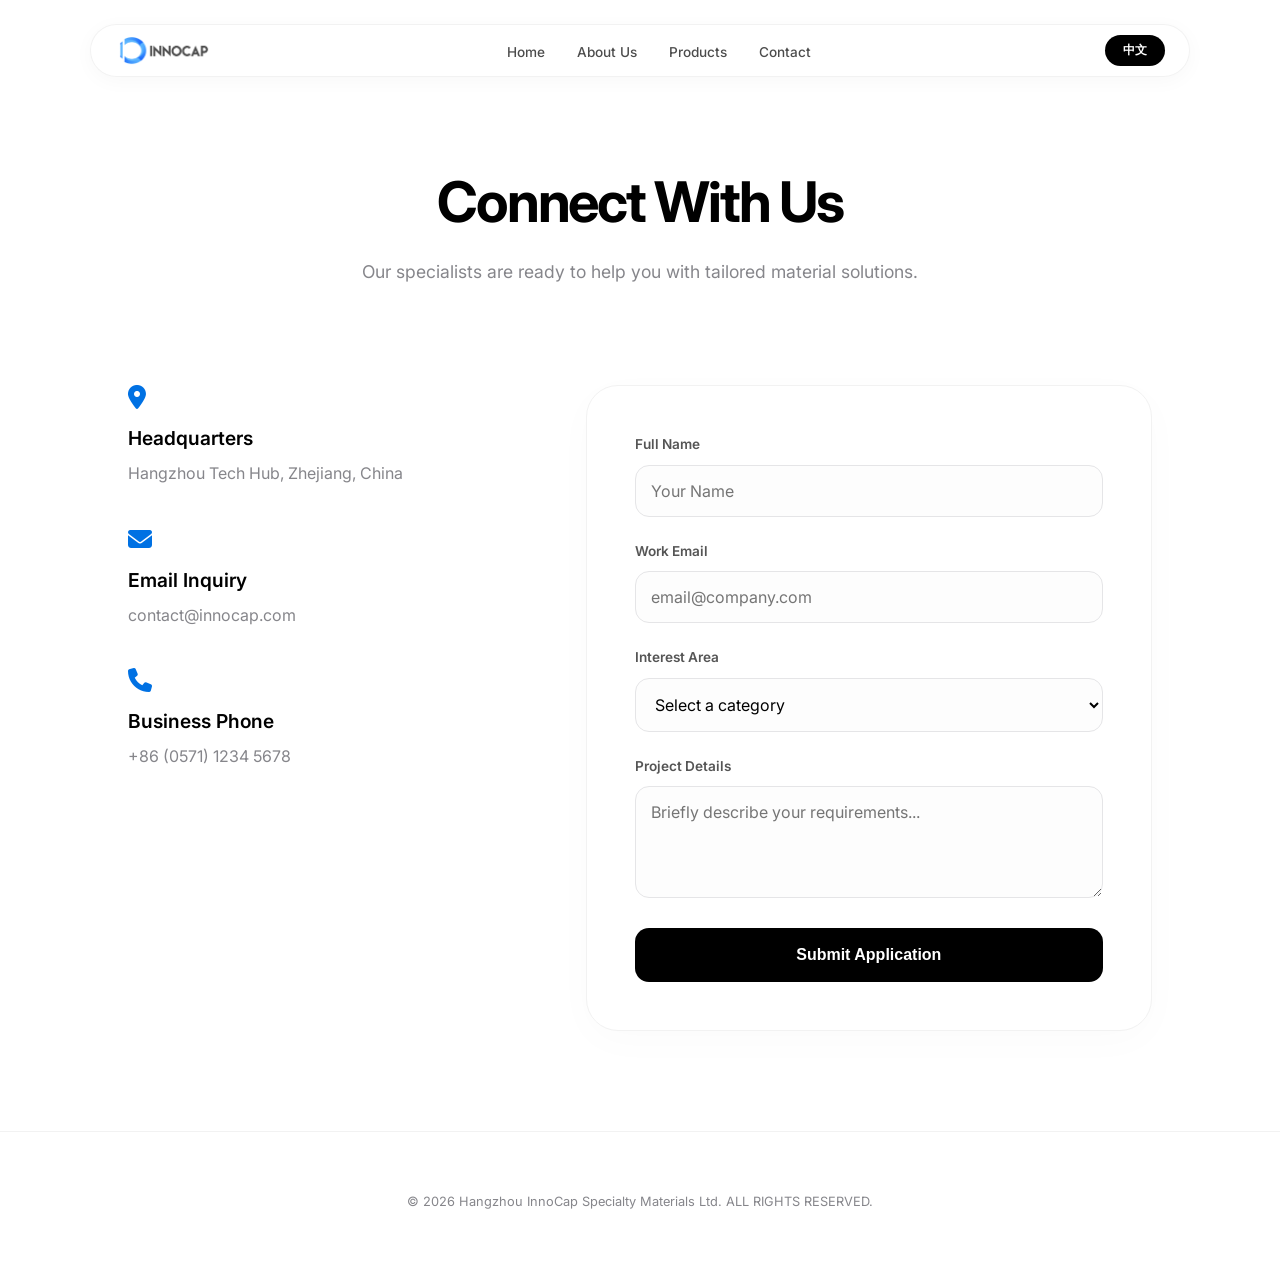
<file: contact.html>
<!DOCTYPE html>
<html lang="en">
<head>
    <meta charset="UTF-8">
    <meta name="viewport" content="width=device-width, initial-scale=1.0">
    <title>Contact Us | Hangzhou InnoCap Specialty Materials Ltd.</title>
    <link href="https://fonts.googleapis.com/css2?family=Inter:wght@400;500;700&display=swap" rel="stylesheet">
    <link rel="stylesheet" href="https://cdnjs.cloudflare.com/ajax/libs/font-awesome/6.5.1/css/all.min.css">
    <style>
        :root {
            --primary: #000000;
            --accent: #0071e3;
            --text-sub: #86868b;
            --glass: rgba(255, 255, 255, 0.75);
            --transition: all 0.4s cubic-bezier(0.25, 0.1, 0.25, 1);
        }

        * { margin: 0; padding: 0; box-sizing: border-box; }

        body {
            font-family: 'Inter', -apple-system, sans-serif;
            color: var(--primary);
            background: #ffffff;
            line-height: 1.5;
            -webkit-font-smoothing: antialiased;
        }

        /* --- 导航栏 (全站统一) --- */
        nav {
            position: fixed; top: 24px; left: 50%; transform: translateX(-50%);
            width: 90%; max-width: 1100px;
            display: flex; justify-content: space-between; align-items: center;
            padding: 10px 24px; background: var(--glass);
            backdrop-filter: blur(20px); -webkit-backdrop-filter: blur(20px);
            z-index: 1000; border-radius: 40px; border: 1px solid rgba(0,0,0,0.05);
            box-shadow: 0 4px 20px rgba(0,0,0,0.03);
        }
        .logo-container img { height: 28px; width: auto; display: block; }
        .nav-links { display: flex; list-style: none; gap: 32px; }
        .nav-links a { text-decoration: none; color: var(--primary); font-size: 0.85rem; font-weight: 500; opacity: 0.7; transition: var(--transition); }
        .nav-links a:hover { opacity: 1; color: var(--accent); }
        #lang-btn { background: var(--primary); color: white; border: none; padding: 7px 18px; border-radius: 20px; font-size: 0.75rem; font-weight: 600; cursor: pointer; }

        /* --- Header --- */
        .contact-header { padding: 160px 10% 60px; background: #fff; text-align: center; }
        .contact-header h1 { font-size: clamp(2.5rem, 6vw, 3.5rem); font-weight: 700; letter-spacing: -0.04em; margin-bottom: 15px; }
        .contact-header p { color: var(--text-sub); font-size: 1.1rem; }

        /* --- Main Content --- */
        .section { padding: 40px 10% 100px; }
        .contact-grid { display: grid; grid-template-columns: 1fr 1.5fr; gap: 80px; max-width: 1100px; margin: 0 auto; }

        .info-item { margin-bottom: 40px; }
        .info-item i { font-size: 1.5rem; color: var(--accent); margin-bottom: 15px; display: block; }
        .info-item h3 { font-size: 1.2rem; margin-bottom: 8px; font-weight: 600; }
        .info-item p { color: var(--text-sub); font-size: 1rem; line-height: 1.6; }

        /* --- Form 容器 --- */
        .form-container { 
            background: #fff; padding: 48px; border-radius: 32px; 
            border: 1px solid #f2f2f2; box-shadow: 0 10px 40px rgba(0,0,0,0.02); 
        }
        .form-group { margin-bottom: 24px; }
        .form-group label { display: block; font-size: 0.85rem; font-weight: 600; margin-bottom: 10px; color: #555; }
        .form-group input, .form-group textarea, .form-group select {
            width: 100%; padding: 15px; border: 1px solid #e5e5e7; border-radius: 14px;
            font-family: inherit; font-size: 1rem; background: #fdfdfd; transition: var(--transition);
        }
        .form-group input:focus, .form-group textarea:focus, .form-group select:focus { 
            outline: none; border-color: var(--accent); background: #fff; 
            box-shadow: 0 0 0 4px rgba(0,113,227,0.08); 
        }

        .submit-btn {
            width: 100%; background: var(--primary); color: #fff; padding: 18px;
            border: none; border-radius: 14px; font-size: 1rem; font-weight: 600; 
            cursor: pointer; transition: var(--transition);
        }
        .submit-btn:hover { background: var(--accent); transform: translateY(-2px); box-shadow: 0 10px 20px rgba(0,113,227,0.15); }

        footer { padding: 60px 10%; text-align: center; color: var(--text-sub); font-size: 0.8rem; border-top: 1px solid #f2f2f2; }

        @media (max-width: 768px) {
            .contact-grid { grid-template-columns: 1fr; gap: 40px; }
            .nav-links { display: none; }
            .contact-header { padding-top: 120px; }
        }
    </style>
</head>
<body>

    <nav>
        <div class="logo-container">
            <a href="index.html"><img src="logo.png" alt="InnoCap Logo"></a>
        </div>
        <ul class="nav-links">
            <li><a href="index.html" data-i18n="nav_home">Home</a></li>
            <li><a href="about.html" data-i18n="nav_about">About Us</a></li>
            <li><a href="products.html" data-i18n="nav_products">Products</a></li>
            <li><a href="contact.html" data-i18n="nav_contact">Contact</a></li>
        </ul>
        <button id="lang-btn">中文</button>
    </nav>

    <header class="contact-header">
        <h1 data-i18n="contact_h1">Connect With Us</h1>
        <p data-i18n="contact_sub">Our specialists are ready to help you with tailored material solutions.</p>
    </header>

    <section class="section">
        <div class="contact-grid">
            <div class="contact-info">
                <div class="info-item">
                    <i class="fa-solid fa-location-dot"></i>
                    <h3 data-i18n="info_loc">Headquarters</h3>
                    <p data-i18n="info_loc_val">Hangzhou Tech Hub, Zhejiang, China</p>
                </div>
                <div class="info-item">
                    <i class="fa-solid fa-envelope"></i>
                    <h3 data-i18n="info_mail">Email Inquiry</h3>
                    <p>contact@innocap.com</p>
                </div>
                <div class="info-item">
                    <i class="fa-solid fa-phone"></i>
                    <h3 data-i18n="info_phone">Business Phone</h3>
                    <p>+86 (0571) 1234 5678</p>
                </div>
            </div>

            <div class="form-container">
                <form action="https://formspree.io/f/xzdypozv" method="POST">
                    <div class="form-group">
                        <label data-i18n="form_name">Full Name</label>
                        <input type="text" name="name" required placeholder="Your Name">
                    </div>
                    <div class="form-group">
                        <label data-i18n="form_email">Work Email</label>
                        <input type="email" name="email" required placeholder="email@company.com">
                    </div>
                    
                    <div class="form-group">
                        <label data-i18n="form_service">Interest Area</label>
                        <select name="interest" required>
                            <option value="" disabled selected data-i18n="opt_placeholder">Select a category</option>
                            <option value="Textiles (mPCM Slurry/Powder)" data-i18n="opt_1">Textiles (mPCM Slurry/Powder)</option>
                            <option value="Electronics (mPCM Powder)" data-i18n="opt_2">Electronics (mPCM Powder)</option>
                            <option value="Fragrance Microencapsulation" data-i18n="opt_3">Fragrance Microencapsulation</option>
                            <option value="Photochromic Microcapsules" data-i18n="opt_4">Photochromic Materials</option>
                            <option value="Building Related mPCM" data-i18n="opt_5">Building Related mPCM</option>
                            <option value="Agrochemical Microcapsules" data-i18n="opt_6">Agrochemical Microcapsules</option>
                            <option value="Fastener Microcapsules" data-i18n="opt_7">Fastener Microcapsules</option>
                            <option value="General Inquiry" data-i18n="opt_8">General Inquiry</option>
                        </select>
                    </div>

                    <div class="form-group">
                        <label data-i18n="form_msg">Project Details</label>
                        <textarea name="message" rows="4" placeholder="Briefly describe your requirements..."></textarea>
                    </div>

                    <input type="hidden" name="_subject" value="New Inquiry - Hangzhou InnoCap Website">
                    <button type="submit" class="submit-btn" data-i18n="form_submit">Submit Application</button>
                </form>
            </div>
        </div>
    </section>

    <footer>
        <p>© 2026 Hangzhou InnoCap Specialty Materials Ltd. ALL RIGHTS RESERVED.</p>
    </footer>

    <script>
        const translations = {
            en: {
                nav_home: "Home", nav_about: "About Us", nav_products: "Products", nav_contact: "Contact",
                contact_h1: "Connect With Us", contact_sub: "Our specialists are ready to help you with tailored material solutions.",
                info_loc: "Headquarters", info_loc_val: "Hangzhou Tech Hub, Zhejiang, China",
                info_mail: "Email Inquiry", info_phone: "Business Phone",
                form_name: "Full Name", form_email: "Work Email", form_service: "Interest Area",
                form_msg: "Project Details", form_submit: "Submit Application",
                opt_placeholder: "Select a category",
                opt_1: "Textiles (mPCM Slurry/Powder)", opt_2: "Electronics (mPCM Powder)",
                opt_3: "Fragrance Microencapsulation", opt_4: "Photochromic Materials",
                opt_5: "Building Related mPCM", opt_6: "Agrochemical Microcapsules",
                opt_7: "Fastener Microcapsules", opt_8: "General Inquiry",
                btn: "中文"
            },
            zh: {
                nav_home: "首页", nav_about: "关于我们", nav_products: "核心产品", nav_contact: "联系我们",
                contact_h1: "联系我们", contact_sub: "我们的专家随时准备为您提供量身定制的材料解决方案。",
                info_loc: "总部地址", info_loc_val: "中国·浙江 杭州科技园区",
                info_mail: "业务咨询", info_phone: "商务电话",
                form_name: "姓名", form_email: "工作邮箱", form_service: "意向产品领域",
                form_msg: "项目需求详情", form_submit: "提交申请",
                opt_placeholder: "请选择产品分类",
                opt_1: "纺织类 (mPCM 乳液/粉末)", opt_2: "电子类 (mPCM 粉末)",
                opt_3: "日化香精微胶囊", opt_4: "光变/感光材料",
                opt_5: "建筑相关 mPCM", opt_6: "农药微胶囊",
                opt_7: "紧固件微胶囊", opt_8: "一般咨询",
                btn: "English"
            }
        };

        let currentLang = 'en';
        const langBtn = document.getElementById('lang-btn');

        langBtn.addEventListener('click', () => {
            currentLang = currentLang === 'en' ? 'zh' : 'en';
            updateLanguage();
        });

        function updateLanguage() {
            document.querySelectorAll('[data-i18n]').forEach(el => {
                const key = el.getAttribute('data-i18n');
                if (el.tagName === 'OPTION') { el.text = translations[currentLang][key]; } 
                else { el.textContent = translations[currentLang][key]; }
            });
            langBtn.textContent = translations[currentLang].btn;
            document.documentElement.lang = currentLang;
        }
    </script>
</body>
</html>
</file>
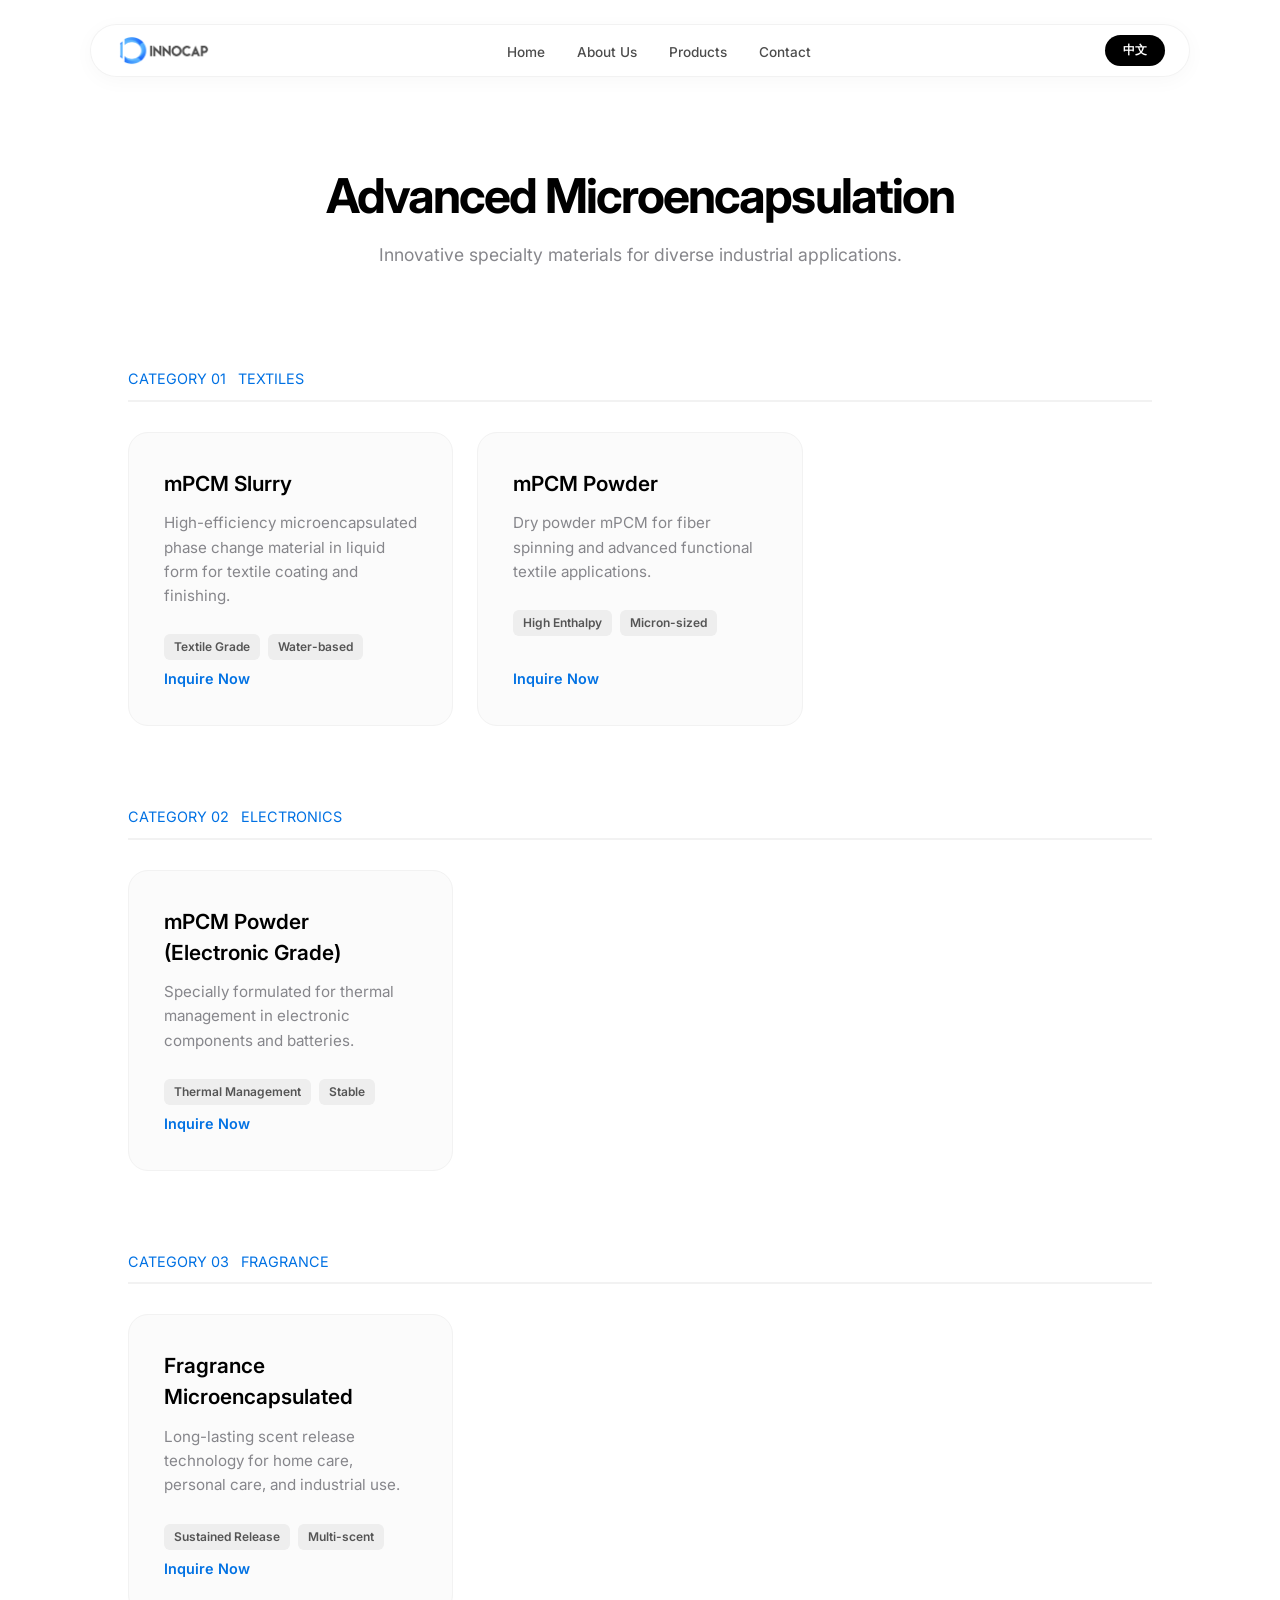
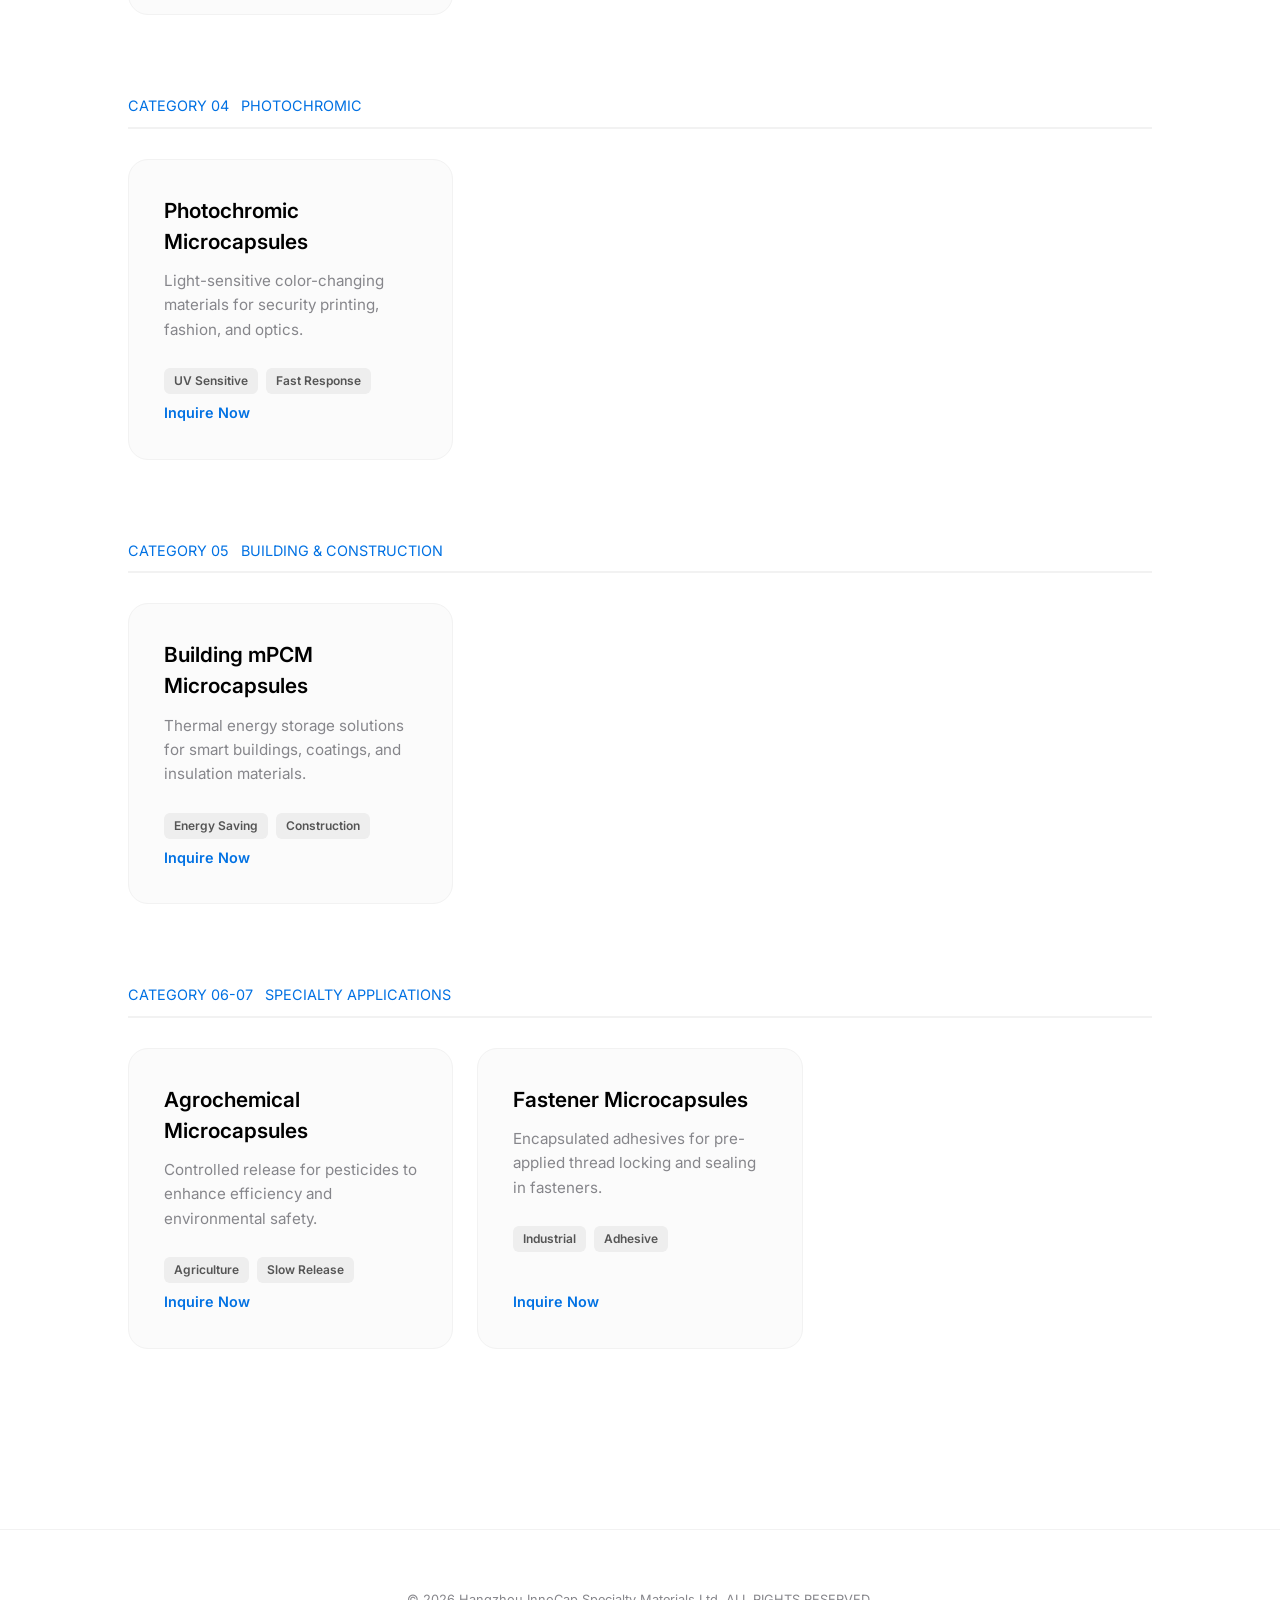
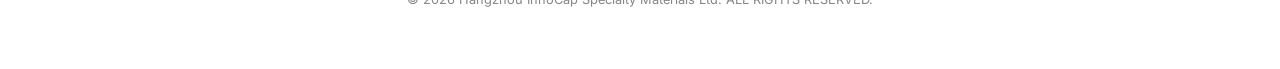
<file: products.html>
<!DOCTYPE html>
<html lang="en">
<head>
    <meta charset="UTF-8">
    <meta name="viewport" content="width=device-width, initial-scale=1.0">
    <title>Products | Hangzhou InnoCap Specialty Materials Ltd.</title>
    <link href="https://fonts.googleapis.com/css2?family=Inter:wght@400;600;700&display=swap" rel="stylesheet">
    <style>
        :root {
            --primary: #000000;
            --accent: #0071e3;
            --text-sub: #86868b;
            --bg-light: #fbfbfb;
            --glass: rgba(255, 255, 255, 0.75);
            --transition: all 0.4s cubic-bezier(0.25, 0.1, 0.25, 1);
        }

        * { margin: 0; padding: 0; box-sizing: border-box; }

        body {
            font-family: 'Inter', -apple-system, sans-serif;
            color: var(--primary);
            background: #ffffff;
            line-height: 1.5;
            -webkit-font-smoothing: antialiased;
        }

        /* --- 1. 导航栏 --- */
        nav {
            position: fixed; top: 24px; left: 50%; transform: translateX(-50%);
            width: 90%; max-width: 1100px;
            display: flex; justify-content: space-between; align-items: center;
            padding: 10px 24px; background: var(--glass);
            backdrop-filter: blur(20px); -webkit-backdrop-filter: blur(20px);
            z-index: 1000; border-radius: 40px; border: 1px solid rgba(0,0,0,0.05);
            box-shadow: 0 4px 20px rgba(0,0,0,0.03);
        }
        .logo-container img { height: 28px; width: auto; display: block; }
        .nav-links { display: flex; list-style: none; gap: 32px; }
        .nav-links a { text-decoration: none; color: var(--primary); font-size: 0.85rem; font-weight: 500; opacity: 0.7; transition: var(--transition); }
        .nav-links a:hover { opacity: 1; color: var(--accent); }
        #lang-btn { background: var(--primary); color: white; border: none; padding: 7px 18px; border-radius: 20px; font-size: 0.75rem; font-weight: 600; cursor: pointer; }

        /* --- 2. Hero --- */
        .hero { padding: 160px 10% 60px; text-align: center; background: #fff; }
        .hero h1 { font-size: 3rem; font-weight: 700; letter-spacing: -0.04em; margin-bottom: 10px; }
        .hero p { color: var(--text-sub); font-size: 1.1rem; }

        /* --- 3. 产品分类容器 --- */
        .products-section { padding: 40px 10% 100px; max-width: 1300px; margin: 0 auto; }

        .category-group { margin-bottom: 80px; }
        .category-title { 
            font-size: 1.8rem; font-weight: 700; margin-bottom: 30px; 
            padding-bottom: 10px; border-bottom: 2px solid #f2f2f2;
            display: flex; align-items: center; gap: 12px;
        }
        .category-title span { color: var(--accent); font-size: 0.9rem; font-weight: 400; text-transform: uppercase; }

        /* 产品网格 */
        .grid {
            display: grid;
            grid-template-columns: repeat(auto-fill, minmax(320px, 1fr));
            gap: 24px;
        }

        .product-card {
            background: #fbfbfb;
            border: 1px solid #f2f2f2;
            border-radius: 20px;
            padding: 35px;
            transition: var(--transition);
            display: flex; flex-direction: column;
            justify-content: space-between;
        }

        .product-card:hover {
            background: #fff;
            transform: translateY(-8px);
            box-shadow: 0 20px 40px rgba(0,0,0,0.05);
            border-color: var(--accent);
        }

        .product-card h3 { font-size: 1.3rem; margin-bottom: 12px; font-weight: 600; }
        .product-card p { color: var(--text-sub); font-size: 0.95rem; line-height: 1.6; margin-bottom: 25px; }
        
        .spec-tag {
            display: inline-block; padding: 4px 10px; background: #eee;
            border-radius: 6px; font-size: 0.75rem; font-weight: 600; color: #555;
            margin-right: 8px; margin-bottom: 8px;
        }

        .cta-btn {
            text-decoration: none; color: var(--accent); font-weight: 600; 
            font-size: 0.9rem; margin-top: auto;
        }
        .cta-btn:hover { text-decoration: underline; }

        footer { padding: 60px 10%; text-align: center; color: var(--text-sub); font-size: 0.8rem; border-top: 1px solid #f2f2f2; }

        @media (max-width: 768px) {
            .hero h1 { font-size: 2.2rem; }
            .grid { grid-template-columns: 1fr; }
            .nav-links { display: none; }
        }
    </style>
</head>
<body>

    <nav>
        <div class="logo-container">
            <a href="index.html"><img src="logo.png" alt="InnoCap Logo"></a>
        </div>
        <ul class="nav-links">
            <li><a href="index.html" data-i18n="nav_home">Home</a></li>
            <li><a href="about.html" data-i18n="nav_about">About Us</a></li>
            <li><a href="products.html" data-i18n="nav_products">Products</a></li>
            <li><a href="contact.html" data-i18n="nav_contact">Contact</a></li>
        </ul>
        <button id="lang-btn">中文</button>
    </nav>

    <header class="hero">
        <h1 data-i18n="p_hero_title">Advanced Microencapsulation</h1>
        <p data-i18n="p_hero_sub">Innovative specialty materials for diverse industrial applications.</p>
    </header>

    <main class="products-section">
        
        <div class="category-group">
            <h2 class="category-title"><span data-i18n="cat_1_tag">Category 01</span> <span data-i18n="cat_1">Textiles</span></h2>
            <div class="grid">
                <div class="product-card">
                    <div>
                        <h3>mPCM Slurry</h3>
                        <p data-i18n="p1_desc">High-efficiency microencapsulated phase change material in liquid form for textile coating and finishing.</p>
                        <div class="spec-tag">Textile Grade</div><div class="spec-tag">Water-based</div>
                    </div>
                    <a href="contact.html" class="cta-btn" data-i18n="p_cta">Inquire Now</a>
                </div>
                <div class="product-card">
                    <div>
                        <h3>mPCM Powder</h3>
                        <p data-i18n="p2_desc">Dry powder mPCM for fiber spinning and advanced functional textile applications.</p>
                        <div class="spec-tag">High Enthalpy</div><div class="spec-tag">Micron-sized</div>
                    </div>
                    <a href="contact.html" class="cta-btn" data-i18n="p_cta">Inquire Now</a>
                </div>
            </div>
        </div>

        <div class="category-group">
            <h2 class="category-title"><span data-i18n="cat_2_tag">Category 02</span> <span data-i18n="cat_2">Electronics</span></h2>
            <div class="grid">
                <div class="product-card">
                    <div>
                        <h3>mPCM Powder (Electronic Grade)</h3>
                        <p data-i18n="p3_desc">Specially formulated for thermal management in electronic components and batteries.</p>
                        <div class="spec-tag">Thermal Management</div><div class="spec-tag">Stable</div>
                    </div>
                    <a href="contact.html" class="cta-btn" data-i18n="p_cta">Inquire Now</a>
                </div>
            </div>
        </div>

        <div class="category-group">
            <h2 class="category-title"><span data-i18n="cat_3_tag">Category 03</span> <span data-i18n="cat_3">Fragrance</span></h2>
            <div class="grid">
                <div class="product-card">
                    <div>
                        <h3>Fragrance Microencapsulated</h3>
                        <p data-i18n="p4_desc">Long-lasting scent release technology for home care, personal care, and industrial use.</p>
                        <div class="spec-tag">Sustained Release</div><div class="spec-tag">Multi-scent</div>
                    </div>
                    <a href="contact.html" class="cta-btn" data-i18n="p_cta">Inquire Now</a>
                </div>
            </div>
        </div>

        <div class="category-group">
            <h2 class="category-title"><span data-i18n="cat_4_tag">Category 04</span> <span data-i18n="cat_4">Photochromic</span></h2>
            <div class="grid">
                <div class="product-card">
                    <div>
                        <h3 data-i18n="cat_4_h">Photochromic Microcapsules</h3>
                        <p data-i18n="p5_desc">Light-sensitive color-changing materials for security printing, fashion, and optics.</p>
                        <div class="spec-tag">UV Sensitive</div><div class="spec-tag">Fast Response</div>
                    </div>
                    <a href="contact.html" class="cta-btn" data-i18n="p_cta">Inquire Now</a>
                </div>
            </div>
        </div>

        <div class="category-group">
            <h2 class="category-title"><span data-i18n="cat_5_tag">Category 05</span> <span data-i18n="cat_5">Building & Construction</span></h2>
            <div class="grid">
                <div class="product-card">
                    <div>
                        <h3 data-i18n="cat_5_h">Building mPCM Microcapsules</h3>
                        <p data-i18n="p6_desc">Thermal energy storage solutions for smart buildings, coatings, and insulation materials.</p>
                        <div class="spec-tag">Energy Saving</div><div class="spec-tag">Construction</div>
                    </div>
                    <a href="contact.html" class="cta-btn" data-i18n="p_cta">Inquire Now</a>
                </div>
            </div>
        </div>

        <div class="category-group">
            <h2 class="category-title"><span data-i18n="cat_6_tag">Category 06-07</span> <span data-i18n="cat_67">Specialty Applications</span></h2>
            <div class="grid">
                <div class="product-card">
                    <div>
                        <h3 data-i18n="cat_6_h">Agrochemical Microcapsules</h3>
                        <p data-i18n="p7_desc">Controlled release for pesticides to enhance efficiency and environmental safety.</p>
                        <div class="spec-tag">Agriculture</div><div class="spec-tag">Slow Release</div>
                    </div>
                    <a href="contact.html" class="cta-btn" data-i18n="p_cta">Inquire Now</a>
                </div>
                <div class="product-card">
                    <div>
                        <h3 data-i18n="cat_7_h">Fastener Microcapsules</h3>
                        <p data-i18n="p8_desc">Encapsulated adhesives for pre-applied thread locking and sealing in fasteners.</p>
                        <div class="spec-tag">Industrial</div><div class="spec-tag">Adhesive</div>
                    </div>
                    <a href="contact.html" class="cta-btn" data-i18n="p_cta">Inquire Now</a>
                </div>
            </div>
        </div>

    </main>

    <footer>
        <p>© 2026 Hangzhou InnoCap Specialty Materials Ltd. ALL RIGHTS RESERVED.</p>
    </footer>

    <script>
        const translations = {
            en: {
                nav_home: "Home", nav_about: "About Us", nav_products: "Products", nav_contact: "Contact",
                p_hero_title: "Advanced Microencapsulation",
                p_hero_sub: "Innovative specialty materials for diverse industrial applications.",
                cat_1: "Textiles", cat_2: "Electronics", cat_3: "Fragrance", cat_4: "Photochromic", cat_5: "Building Related", cat_67: "Specialty Applications",
                cat_4_h: "Photochromic Microcapsules", cat_5_h: "Building mPCM Microcapsules", cat_6_h: "Agrochemical Microcapsules", cat_7_h: "Fastener Microcapsules",
                p1_desc: "High-efficiency mPCM in liquid form for textile coating.",
                p2_desc: "Dry powder mPCM for fiber spinning and advanced textiles.",
                p3_desc: "Formulated for thermal management in electronics and batteries.",
                p4_desc: "Long-lasting scent release technology for home and personal care.",
                p5_desc: "Light-sensitive color-changing materials for security and fashion.",
                p6_desc: "Thermal energy storage solutions for smart buildings and insulation.",
                p7_desc: "Controlled release for pesticides to enhance safety and efficiency.",
                p8_desc: "Encapsulated adhesives for thread locking and sealing.",
                p_cta: "Inquire Now", btn: "中文"
            },
            zh: {
                nav_home: "首页", nav_about: "关于我们", nav_products: "核心产品", nav_contact: "联系我们",
                p_hero_title: "先进微胶囊技术",
                p_hero_sub: "为多样化的工业应用提供创新特种材料。",
                cat_1: "纺织类", cat_2: "电子类", cat_3: "日化香精", cat_4: "光变微胶囊", cat_5: "建筑相关", cat_67: "特殊应用",
                cat_4_h: "光变微胶囊", cat_5_h: "建筑用 mPCM 微胶囊", cat_6_h: "农药微胶囊", cat_7_h: "紧固件微胶囊",
                p1_desc: "用于纺织涂层和整理的高效液态微胶囊相变材料。",
                p2_desc: "用于纤维纺丝和功能性纺织品的干粉态 mPCM。",
                p3_desc: "专为电子元件和电池的热管理而开发。",
                p4_desc: "用于家居护理、个人护理和工业领域的长效释香技术。",
                p5_desc: "用于防伪印刷、时尚和光学领域的感光变色材料。",
                p6_desc: "用于智能建筑、涂料和保温材料的热能储存解决方案。",
                p7_desc: "农药的受控释放，提高效率并增强环境安全性。",
                p8_desc: "用于紧固件预涂螺纹锁固和密封的胶囊化粘合剂。",
                p_cta: "立即咨询", btn: "English"
            }
        };

        let currentLang = 'en';
        const langBtn = document.getElementById('lang-btn');

        langBtn.addEventListener('click', () => {
            currentLang = currentLang === 'en' ? 'zh' : 'en';
            updateLanguage();
        });

        function updateLanguage() {
            document.querySelectorAll('[data-i18n]').forEach(el => {
                const key = el.getAttribute('data-i18n');
                el.textContent = translations[currentLang][key];
            });
            langBtn.textContent = translations[currentLang].btn;
            document.documentElement.lang = currentLang;
        }
    </script>
</body>
</html>
</file>
